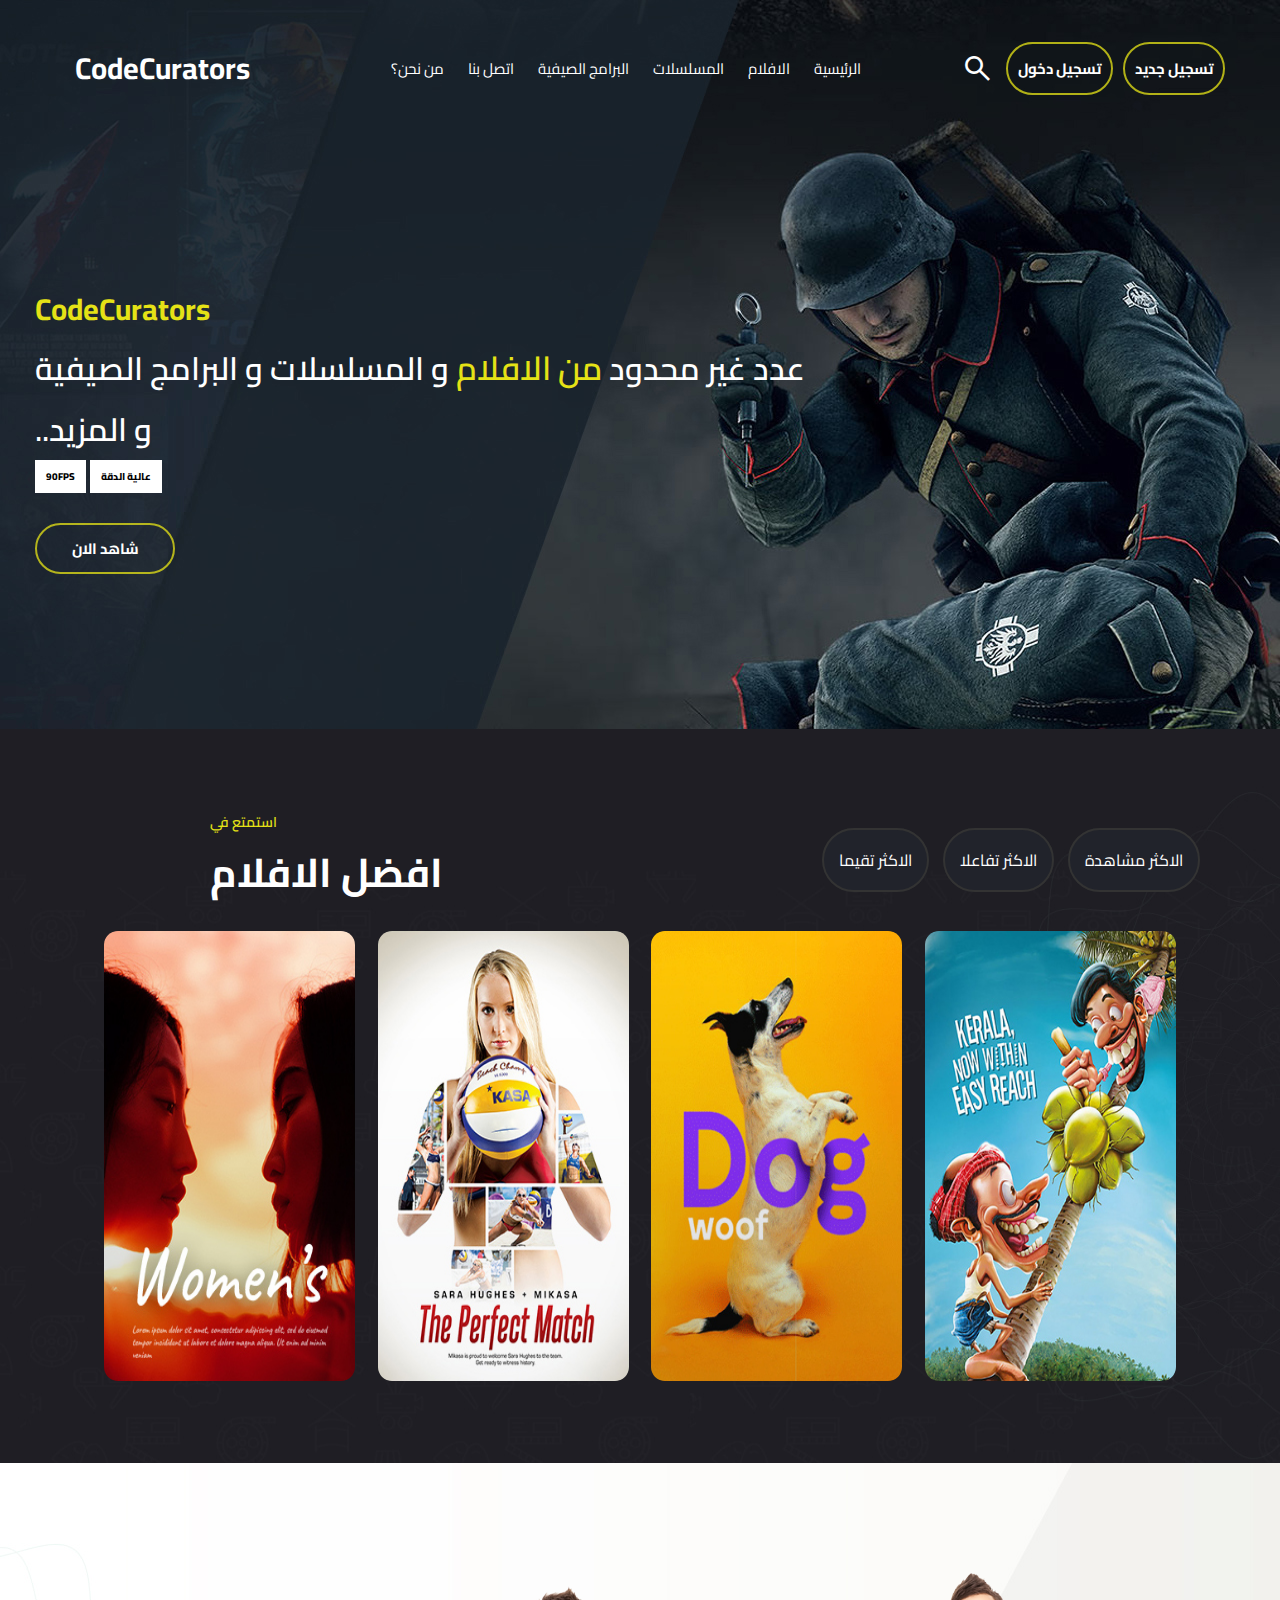
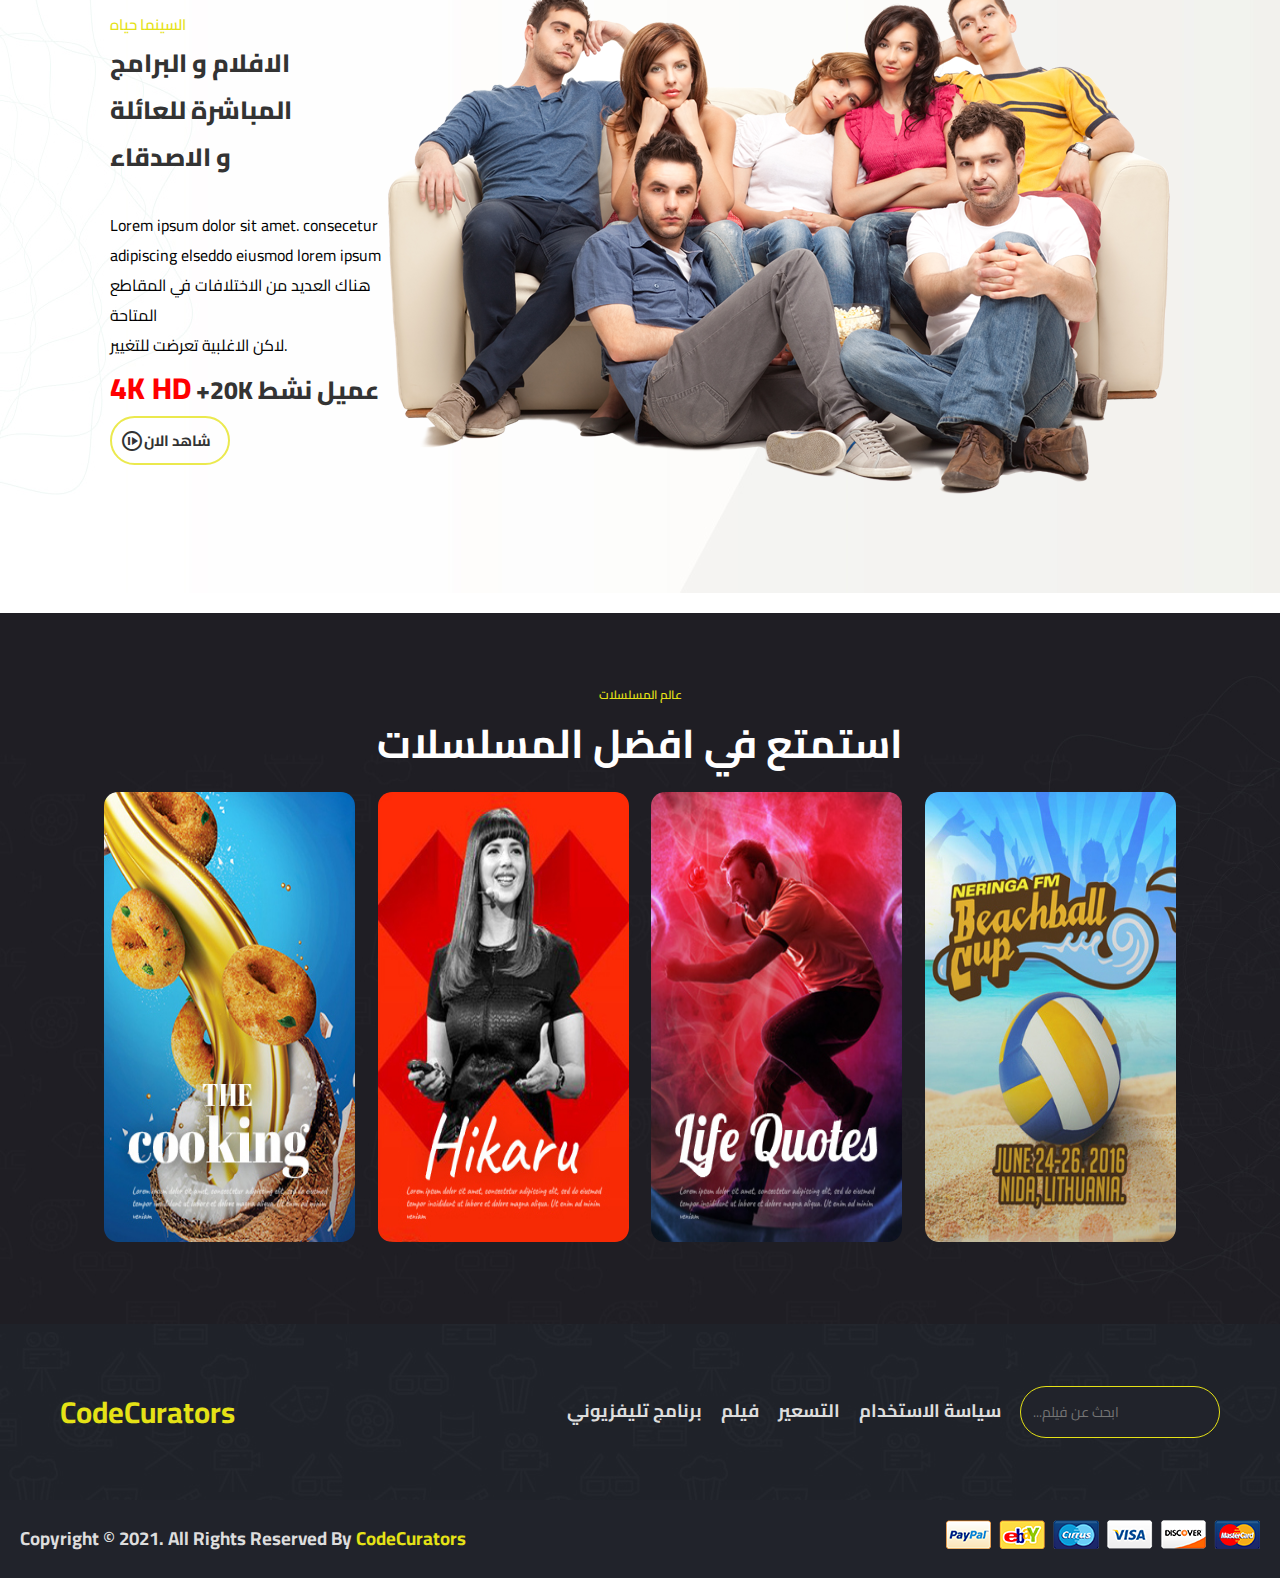
<file: index.html>
<!DOCTYPE html>
<html lang="en">
<head>
    <meta charset="UTF-8">
    <meta name="viewport" content="width=device-width, initial-scale=1.0">
    <link rel="preconnect" href="https://fonts.googleapis.com">
    <link rel="preconnect" href="https://fonts.gstatic.com" crossorigin>
    <link href="https://fonts.googleapis.com/css2?family=Cairo&display=swap" rel="stylesheet">
    <link rel="stylesheet" href="https://fonts.googleapis.com/css2?family=Material+Symbols+Outlined:opsz,wght,FILL,GRAD@48,400,0,0" />
    
    <link rel="stylesheet" href="style.css">
    <title>CodeCurators</title>
</head>
<body>
   <section id="content">
    <div id="navbar">
        <div id="nav-left">
            <a href="#">CodeCurators</a>
        </div>
        <div id="nav-center">
            <a href="#">الرئيسية</a>
            <a href="#">الافلام</a>
            <a href="#">المسلسلات</a>
            <a href="#">البرامج الصيفية</a>
            <a href="#">اتصل بنا</a>
            <a href="#">من نحن؟</a>
        </div>
        <div id="nav-right">
            <span class="material-symbols-outlined">
                search
            </span>
            <!-- login & register button -->
            <input type="button" value="تسجيل دخول" onclick="window.location.href='login & register/login.html';" id="login">
            <input type="button" value="تسجيل جديد" onclick="window.location.href='login & register/register.html';" id="register">
        </div>
    </div>
    <div id="center">
        <h2>CodeCurators</h2>
        <h1>عدد غير محدود <span>من الافلام</span> و المسلسلات و البرامج الصيفية 
             <br>..و المزيد</h1>
        <div id="div-p">
            <p>90FPS</p>
            <p>عالية الدقة</p>
        </div>
        <br>
        <button>شاهد الان</button>
    </div>
   </section>
    <!--  movies section -->
   <section id="main-poster">
    <div id="title">
        <div id="title-left">
            <p>استمتع في</p>
            <h1>افضل الافلام</h1>
        </div>
        <div id="title-right">
            <a href="#">الاكثر مشاهدة</a>
            <a href="#">الاكثر تفاعلا</a>
            <a href="#">الاكثر تقيما</a>
        </div>
    </div>
    <div id="card">
        <div id="poster">
            <img src="img/pster/ucm_poster01.jpg" alt="">
        </div>
        <div id="datalist">
            <h1>LIFE QUOTEL</h1>
            <p>the even of the film are <br>
                in the middle of America, <br>
                and this neighborhoob is</p>
            <div id="div-star">
                <input type="radio" id="star5">
                <label onclick="document.getElementById('text').innerHTML=('ممتاز')" for="star5"></label>
                <input type="radio" id="star4">
                <label onclick="document.getElementById('text').innerHTML=('جيد جدا')" for="star4"></label>
                <input type="radio" id="star3">
                <label onclick="document.getElementById('text').innerHTML=('جيد')" for="star3"></label>
                <input type="radio" id="star2">
                <label onclick="document.getElementById('text').innerHTML=('معقول')" for="star2"></label>
                <input type="radio" id="star1">
                <label onclick="document.getElementById('text').innerHTML=('سيئ')" for="star1"></label>
                <p id="text"></p>
            </div><br>
            <button>
                <span class="material-symbols-outlined">
                    favorite
                    </span>
                    اضف الى المفضلة
            </button>
        </div>
    </div>
    <div id="card">
        <div id="poster">
            <img src="img/pster/ucm_poster02.jpg" alt="">
        </div>
        <div id="datalist">
            <h1>LIFE QUOTEL</h1>
            <p>the even of the film are <br>
                in the middle of America, <br>
                and this neighborhoob is</p>
            <div id="div-star">
                <input type="radio" id="star5">
                <label onclick="document.getElementById('text').innerHTML=('ممتاز')" for="star5"></label>
                <input type="radio" id="star4">
                <label onclick="document.getElementById('text').innerHTML=('جيد جدا')" for="star4"></label>
                <input type="radio" id="star3">
                <label onclick="document.getElementById('text').innerHTML=('جيد')" for="star3"></label>
                <input type="radio" id="star2">
                <label onclick="document.getElementById('text').innerHTML=('معقول')" for="star2"></label>
                <input type="radio" id="star1">
                <label onclick="document.getElementById('text').innerHTML=('سيئ')" for="star1"></label>
                <p id="text"></p>
            </div><br>
            <button>
                <span class="material-symbols-outlined">
                    favorite
                    </span>
                    اضف الى المفضلة
            </button>
        </div>
    </div>
    <div id="card">
        <div id="poster">
            <img src="img/pster/ucm_poster03.jpg" alt="">
        </div>
        <div id="datalist">
            <h1>LIFE QUOTEL</h1>
            <p>the even of the film are <br>
                in the middle of America, <br>
                and this neighborhoob is</p>
            <div id="div-star">
                <input type="radio" id="star5">
                <label onclick="document.getElementById('text').innerHTML=('ممتاز')" for="star5"></label>
                <input type="radio" id="star4">
                <label onclick="document.getElementById('text').innerHTML=('جيد جدا')" for="star4"></label>
                <input type="radio" id="star3">
                <label onclick="document.getElementById('text').innerHTML=('جيد')" for="star3"></label>
                <input type="radio" id="star2">
                <label onclick="document.getElementById('text').innerHTML=('معقول')" for="star2"></label>
                <input type="radio" id="star1">
                <label onclick="document.getElementById('text').innerHTML=('سيئ')" for="star1"></label>
                <p id="text"></p>
            </div><br>
            <button>
                <span class="material-symbols-outlined">
                    favorite
                    </span>
                    اضف الى المفضلة
            </button>
        </div>
    </div>
    <div id="card">
        <div id="poster">
            <img src="img/pster/ucm_poster04.jpg" alt="">
        </div>
        <div id="datalist">
            <h1>LIFE QUOTEL</h1>
            <p>the even of the film are <br>
                in the middle of America, <br>
                and this neighborhoob is</p>
            <div id="div-star">
                <input type="radio" id="star5">
                <label onclick="document.getElementById('text').innerHTML=('ممتاز')" for="star5"></label>
                <input type="radio" id="star4">
                <label onclick="document.getElementById('text').innerHTML=('جيد جدا')" for="star4"></label>
                <input type="radio" id="star3">
                <label onclick="document.getElementById('text').innerHTML=('جيد')" for="star3"></label>
                <input type="radio" id="star2">
                <label onclick="document.getElementById('text').innerHTML=('معقول')" for="star2"></label>
                <input type="radio" id="star1">
                <label onclick="document.getElementById('text').innerHTML=('سيئ')" for="star1"></label>
                <p id="text"></p>
            </div><br>
            <button>
                <span class="material-symbols-outlined">
                    favorite
                    </span>
                    اضف الى المفضلة
            </button>
        </div>
    </div>
   </section>

   <section id="live">
    <dev id="live-left">
        <p id="p1">السينما حياه</p>
        <h1>الافلام و البرامج المباشرة للعائلة 
            <br>و الاصدقاء</h1>
            <br>
            <p id="">Lorem ipsum dolor sit amet. consecetur adipiscing elseddo eiusmod lorem ipsum <br>
                هناك العديد من الاختلافات في المقاطع المتاحة <br>لاكن الاغلبية تعرضت للتغيير.
            </p>
            <h1><span>4K HD</span> +20K عميل نشط</h1>
            <button>
                <span class="material-symbols-outlined">
                    not_started
                    </span>
                    شاهد الان
            </button>
    </dev>
    <dev id="live-right">
        <img src="img/live_img.png" alt="">
    </dev>
   </section>
   <!--  End session -->
   <section id="main-poster">
    <div id="title2">
        <div id="div-h1-p">
            <p>عالم المسلسلات</p>
            <h1>استمتع في افضل المسلسلات</h1>
        </div>
    </div>
    <div id="card">
        <div id="poster">
            <img src="img/pster/ucm_poster05.jpg" alt="">
        </div>
        <div id="datalist">
            <h1>LIFE QUOTEL</h1>
            <p>the even of the film are <br>
                in the middle of America, <br>
                and this neighborhoob is</p>
            <div id="div-star">
                <input type="radio" id="star5">
                <label onclick="document.getElementById('text').innerHTML=('ممتاز')" for="star5"></label>
                <input type="radio" id="star4">
                <label onclick="document.getElementById('text').innerHTML=('جيد جدا')" for="star4"></label>
                <input type="radio" id="star3">
                <label onclick="document.getElementById('text').innerHTML=('جيد')" for="star3"></label>
                <input type="radio" id="star2">
                <label onclick="document.getElementById('text').innerHTML=('معقول')" for="star2"></label>
                <input type="radio" id="star1">
                <label onclick="document.getElementById('text').innerHTML=('سيئ')" for="star1"></label>
                <p id="text"></p>
            </div><br>
            <button>
                <span class="material-symbols-outlined">
                    favorite
                    </span>
                    اضف الى المفضلة
            </button>
        </div>
    </div>
    <div id="card">
        <div id="poster">
            <img src="img/pster/ucm_poster06.jpg" alt="">
        </div>
        <div id="datalist">
            <h1>LIFE QUOTEL</h1>
            <p>the even of the film are <br>
                in the middle of America, <br>
                and this neighborhoob is</p>
            <div id="div-star">
                <input type="radio" id="star5">
                <label onclick="document.getElementById('text').innerHTML=('ممتاز')" for="star5"></label>
                <input type="radio" id="star4">
                <label onclick="document.getElementById('text').innerHTML=('جيد جدا')" for="star4"></label>
                <input type="radio" id="star3">
                <label onclick="document.getElementById('text').innerHTML=('جيد')" for="star3"></label>
                <input type="radio" id="star2">
                <label onclick="document.getElementById('text').innerHTML=('معقول')" for="star2"></label>
                <input type="radio" id="star1">
                <label onclick="document.getElementById('text').innerHTML=('سيئ')" for="star1"></label>
                <p id="text"></p>
            </div><br>
            <button>
                <span class="material-symbols-outlined">
                    favorite
                    </span>
                    اضف الى المفضلة
            </button>
        </div>
    </div>
    <div id="card">
        <div id="poster">
            <img src="img/pster/ucm_poster07.jpg" alt="">
        </div>
        <div id="datalist">
            <h1>LIFE QUOTEL</h1>
            <p>the even of the film are <br>
                in the middle of America, <br>
                and this neighborhoob is</p>
            <div id="div-star">
                <input type="radio" id="star5">
                <label onclick="document.getElementById('text').innerHTML=('ممتاز')" for="star5"></label>
                <input type="radio" id="star4">
                <label onclick="document.getElementById('text').innerHTML=('جيد جدا')" for="star4"></label>
                <input type="radio" id="star3">
                <label onclick="document.getElementById('text').innerHTML=('جيد')" for="star3"></label>
                <input type="radio" id="star2">
                <label onclick="document.getElementById('text').innerHTML=('معقول')" for="star2"></label>
                <input type="radio" id="star1">
                <label onclick="document.getElementById('text').innerHTML=('سيئ')" for="star1"></label>
                <p id="text"></p>
            </div><br>
            <button>
                <span class="material-symbols-outlined">
                    favorite
                    </span>
                    اضف الى المفضلة
            </button>
        </div>
    </div>
    <div id="card">
        <div id="poster">
            <img src="img/pster/ucm_poster08.jpg" alt="">
        </div>
        <div id="datalist">
            <h1>LIFE QUOTEL</h1>
            <p>the even of the film are <br>
                in the middle of America, <br>
                and this neighborhoob is</p>
            <div id="div-star">
                <input type="radio" id="star5">
                <label onclick="document.getElementById('text').innerHTML=('ممتاز')" for="star5"></label>
                <input type="radio" id="star4">
                <label onclick="document.getElementById('text').innerHTML=('جيد جدا')" for="star4"></label>
                <input type="radio" id="star3">
                <label onclick="document.getElementById('text').innerHTML=('جيد')" for="star3"></label>
                <input type="radio" id="star2">
                <label onclick="document.getElementById('text').innerHTML=('معقول')" for="star2"></label>
                <input type="radio" id="star1">
                <label onclick="document.getElementById('text').innerHTML=('سيئ')" for="star1"></label>
                <p id="text"></p>
            </div><br>
            <button>
                <span class="material-symbols-outlined">
                    favorite
                    </span>
                    اضف الى المفضلة
            </button>
        </div>
    </div>
   </section>
   <!--  info session -->
   <section id="info">
    <div id="logo-div">
        <a href="#">CodeCurators</a>
    </div>
    <div id="info-r">
        <a href="#">سياسة الاستخدام</a>
        <a href="#">التسعير</a>
        <a href="#">فيلم</a>
        <a href="#">برنامج تليفزيوني</a>
        <input type="search" placeholder="...ابحث عن فيلم">
    </div>
   </section>

   <!--  the end -->
     <section id="the-end">
        <div id="pl-left">
            <h3>Copyright © 2021. All Rights Reserved By <a href="#">CodeCurators</a></h3>
        </div>
        <div id="p-r">
            <img src="img/card_img.png" alt="">
        </div>
     </section>

</body>
</html>
</file>
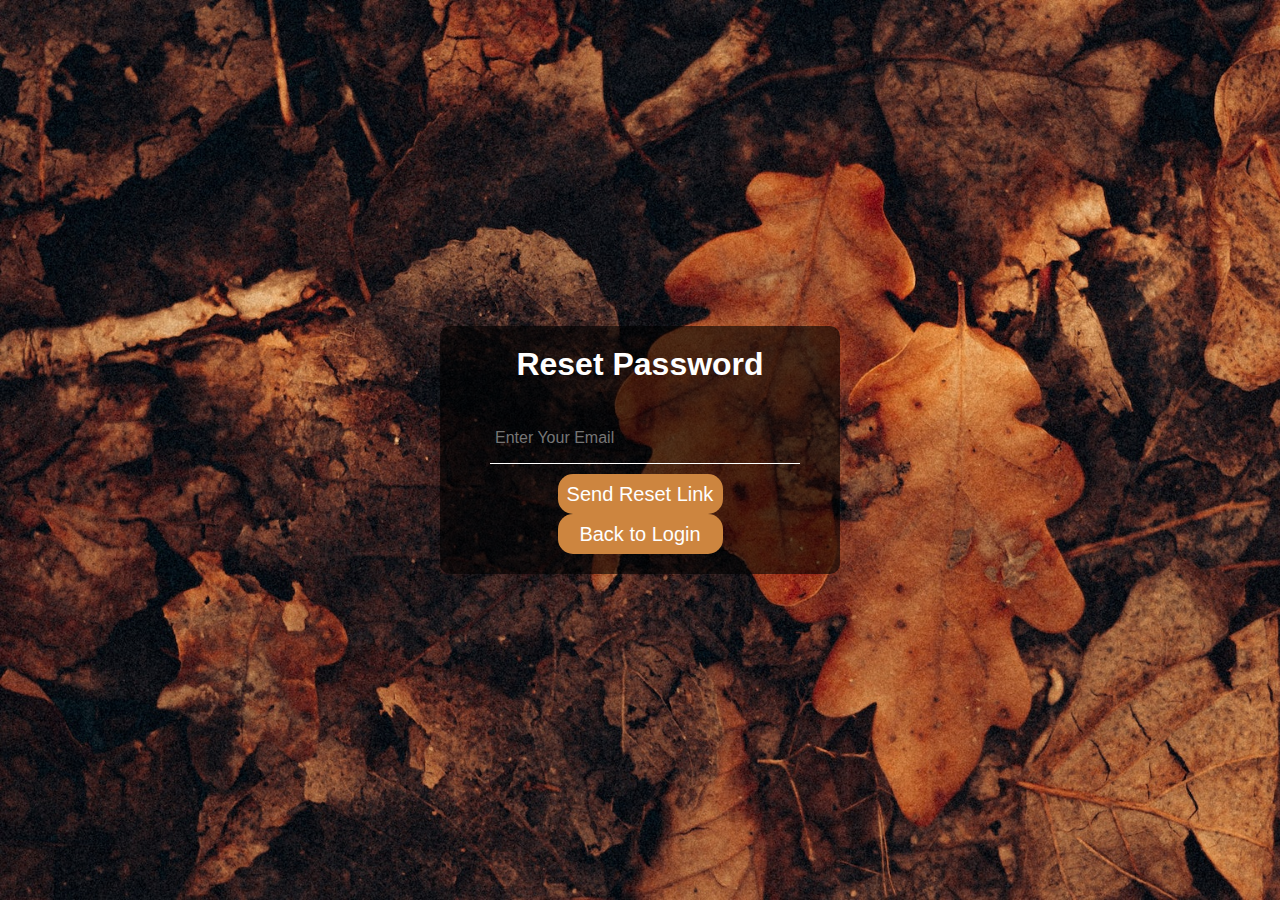
<file: login & register/forget_password.html>
<!DOCTYPE html>
<html>
<head>
    <meta charset='utf-8'>
    <meta http-equiv='X-UA-Compatible' content='IE=edge'>
    <title>Reset Password</title>
    <meta name='viewport' content='width=device-width, initial-scale=1'>
    <link rel='stylesheet' type='text/css' media='screen' href='main.css'>
</head>
<body>
    <div class="login">
        <h1>Reset Password</h1>
        <form>
            <input type="email" placeholder="Enter Your Email" required>
            <input type="submit" value="Send Reset Link">
        </form>
        
        <!-- زر الرجوع إلى صفحة تسجيل الدخول -->
        <input type="button" value="Back to Login" onclick="window.location.href='login.html';">
    </div>
</body>
</html>
</file>
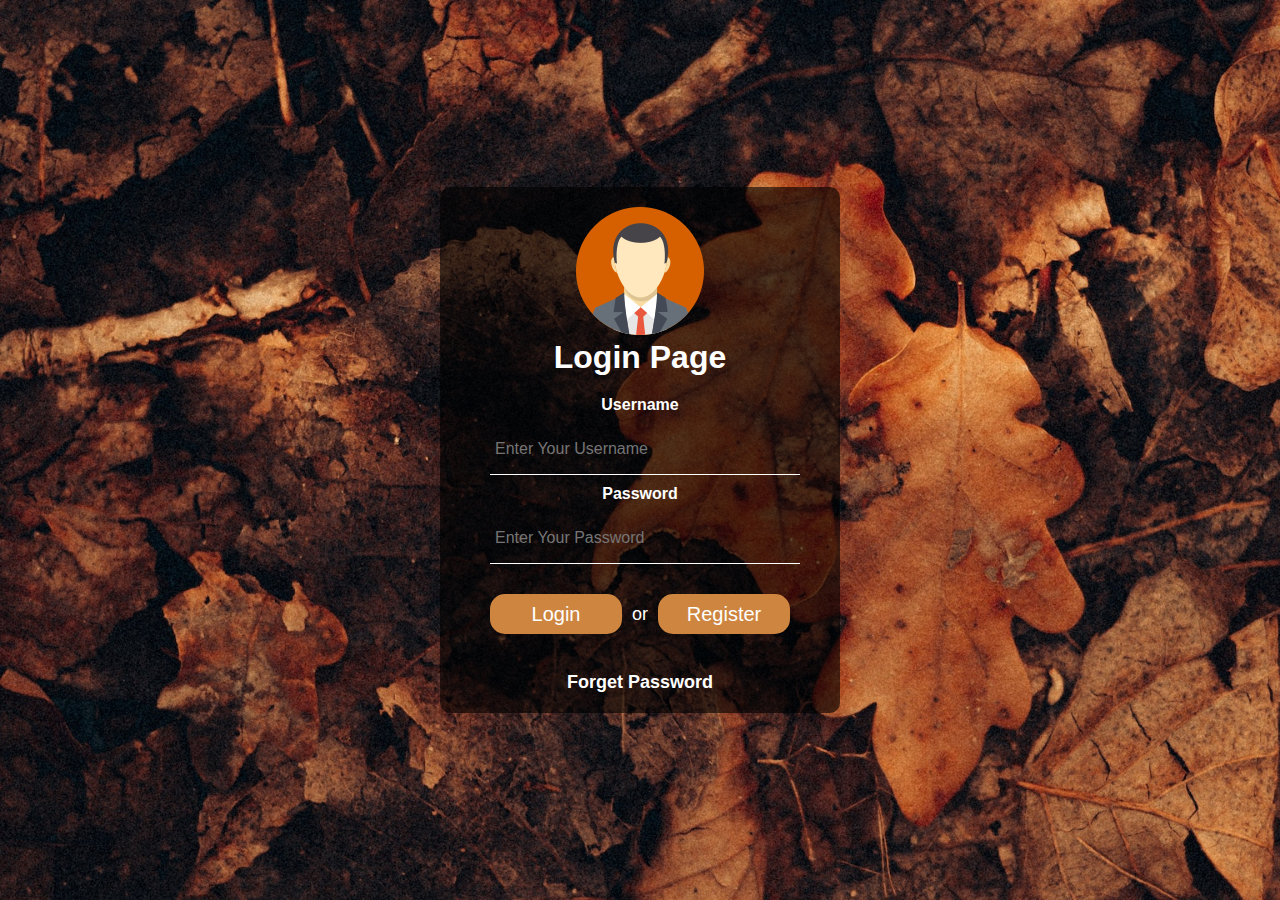
<file: login & register/login.html>
<!DOCTYPE html>
<html>
<head>
    <meta charset='utf-8'>
    <meta http-equiv='X-UA-Compatible' content='IE=edge'>
    <title>Login Page</title>
    <meta name='viewport' content='width=device-width, initial-scale=1'>
    <link rel='stylesheet' type='text/css' media='screen' href='main.css'>
</head>
<body>
    <div class="login">
        <img src="profile_pic.png" alt="">
        <h1>Login Page</h1>
        <form>
            <label>Username</label>
            <input type="text" placeholder="Enter Your Username">
            <label>Password</label>
            <input type="password" placeholder="Enter Your Password">
            <div class="button-container">
                <input type="submit" value="Login">
                <span class="or">or</span>
                <input type="button" value="Register" onclick="window.location.href='register.html';">
            </div>
            <br>
            <a href="forget_password.html">Forget Password</a>
        </form>
    </div>
</body>
</html>
</file>
<file: style.css>
*{
    font-family: 'Cairo', sans-serif;
    margin: 0;
    padding: 0;
    scroll-behavior: smooth;
    box-sizing: border-box;
}
/* header */
#content{
    padding: 5px;
    width: 100%;
    height: 100%;
    background-image: url(img/banner_bg01.jpg);
    background-repeat: no-repeat; /* لعدم تكرار الصورة */
    background-position: top right; /* لجعل الصورة تتمدد من اليين الى اليسار */
}

#navbar{
    padding: 5px; /* مسافة بين الكتابة */
    display: flex; /* لجعلهم في سطر واحد */
    justify-content: space-between; /* لترك مسافة مابين كل ديف و الاخر */
    align-items: center;
}

#navbar #nav-left{
    margin: 20px; /* لابعادها من اليسار 20 بيكسل */
}

#navbar #nav-left a{
    text-decoration: none; /* عشان يشيل الخط الازرق */
    color: #fff;
    font-size: 30px;
    font-weight: 700;
}

#navbar #nav-center a{
    margin-left: 20px;
    text-decoration: none;
    color: #fff;
    font-size: 15px;
}

#navbar #nav-center a:hover{
    color: #e5e216;
}

#navbar #nav-right{
    margin-right: 0px;
    display: flex;
    justify-content: center;
    align-items: center;
}

#navbar #nav-right a{
    text-decoration: none;
    color: #fff;
    font-size: 20px;
}

#navbar #nav-right span{
    margin-right: 12px;
    cursor: pointer; /* لجعل الماوس بوينتر لما يجي على الصورة */
    font-size: 33px;
    color: #fff;
}

#navbar #nav-right #login{
    margin-right: 10px;
}


#navbar #nav-right #login , #navbar #nav-right #register{
    cursor: pointer;
    background: none;
    border: none;
    padding: 10px;
    font-size: 15px;
    color: #fff;
    border-radius: 35px;
    border: solid #e5e216c2 2px;
    font-weight: 700; /* حجم الخط */
    transition: 0.4s;
}
/* لتغيير لونه عندما يكون الماوس على الكلمة */
#navbar #nav-right #login:hover , #navbar #nav-right #register:hover{
    background-color: #e5e216;
    color: #333;
}


/* center */
#center{
    padding: 150px 30px; /* up 250px , left 30px*/
}

#center h2{
    color: #e5e216;
    font-size: 30px;
    font-weight: 700;
}

#center h1{
    font-size: 33px;
    color: #fff;
    font-weight: 600;
}

#center h1 span{
    color: #e5e216;
    font-size: 33px;
    font-weight: 600;
}

#div-p p{
    background: #fff;
    display: inline-block; /* يجليه عنصر واحد في صف واحد بشكل منظم */
    padding: 7px 11px; /* up-down 7px , right-left 11px */
    font-weight: 800;
    font-size: 10px;
}

#center button{
    cursor: pointer;
    background: none;
    border: none;
    padding: 9px;
    font-size: 15px;
    width: 140px;
    color: #fff;
    border-radius: 35px;
    border: solid #e5e216c2 2px;
    font-weight: 700; /* حجم الخط */
    transition: 0.4s;
}

#center button:hover{
    background-color: #e5e216;
    color: #333;
}

#main-poster{
    padding: 70px; /* من جميع الاتجاهات 70 بيكسل  */
    width: 100%;
    height: 100%;
    display: flex;
    justify-content: center;
    align-items: center;
    flex-wrap: wrap;
    background-image: url(img/pg/services_bg.jpg);
    background-position: right top;
    background-repeat: no-repeat;
}

#title{
    width: 100%;
    height: 100%;
    padding: 10px;
    margin-left: 130px;
    display: flex;
    justify-content: space-between;
    align-items: center;
}

#title #title-left p{
    font-size: 14px;
    font-weight: 600;
    color: #e5e216;
}

#title #title-left h1{
    font-size: 40px;
    color: #fff;
}

#title #title-right a{
    text-decoration: none;
    color: #fff;
    margin-left: 10px;
    background-color: #21232b;
    padding: 15px;
    border-radius: 50px;
    border: solid  #333 2px;
    transition: 0.05s;
}

#title #title-right a:focus{
    border: solid #e5e216 2px;
}

#card{
    margin-top: 20px;
    margin-left: 30px;
    position: relative;
    overflow: hidden;
    width: 300px;
    height: 450px;
    border-radius: 14px;
}

#card #poster{
    position: relative;
    top: 0;
    left: 0;
    width: 100%;
    height: 100%;
}

#poster img{
    position: absolute;
    top: 0;
    left: 0;
    width: 100%;
    height: 100%;
    transition: 0.5s;
    border-radius: 12px;
}

#card #datalist{
    position: absolute;
    bottom: -100%;
    left: 0;
    width: 100%;
    height: auto;
    padding: 1.5em 1.5em 2em; /* 1em = 16px */
    backdrop-filter: blur(16px);
    background-color: #0000009c;
    transition: 0.5s;
}

#card:hover #datalist{
    bottom: 0;
}

#card #datalist h1{
    color: #fff;
    font-size: 26px;
    font-weight: 800;
}

#card #datalist p{
    color: #fff;
}

#card #datalist #div-star{
    display: inline-block;
}

#card #datalist #div-star input{
    display: none;
}

#card #datalist #div-star label{
    float: right; /* لاني بادء من رقم 5 في التقييم */
    cursor: pointer;
    color: #fff;
    transition: 0.3s;
}
/* رسم النجوم */
#card #datalist #div-star label::before{
    content: '\2605';
    font-size: 30px;
}

#card #datalist #div-star input:checked ~ label ,
#card #datalist #div-star label:hover ,
#card #datalist #div-star label:hover ~ label{
    color: #e5e216;
    transition: 0.3s;
}

#card #datalist button{
    display: flex;
    align-items: center;
    cursor: pointer;
    background: none;
    border: none;
    padding: 9px;
    font-size: 11px;
    width: 140px;
    color: #fff;
    border-radius: 35px;
    border: solid #e5e216c2 2px;
    font-weight: 700; /* حجم الخط */
    transition: 0.4s;
}

#card #datalist button:hover{
    background-color: #e5e216;
    color: #333;
}


/* live pic */
#live{
    display: flex;
    justify-content: space-between;
    align-items: center;
    padding: 110px;
    width: 100%;
    height: 100%;
    background-image: url(img/pg/live_bg.jpg);
    background-repeat: no-repeat;
}

#live #live-left #p1{
    color: #e5e216;
    font-size: 15px;
    font-weight: 600;
}

#live #live-left h1{
    font-size: 35px;
    color: #333;
}

#live #live-left h1{
    color: #333;
    font-size: 25px;
    font-weight: 800;
}

#live #live-left h1 span{
    color: red;
    font-size: 30px;
    font-weight: 800;
}

#live #live-left button{
    display: flex;
    align-items: center; /* لاازم تشتغل مع اللي قبلها */
    cursor: pointer;
    background: none;
    border: none;
    padding: 8px;
    font-size: 15px;
    width: 120px;
    color: #333;
    border-radius: 35px;
    border: solid #e5e216c2 2px;
    font-weight: 700; /* حجم الخط */
    transition: 0.4s;
}

#live #live-left button:hover{
    background-color: #e5e216;
    color: #333;
}

/* End session */
#title2{
    width: 100%;
    height: 100%;
    display: flex;
    justify-content: center;
    align-items: center;
}

#title2 #div-h1-p p{
    font-size: 12px;
    font-weight: 600;
    color: #e5e216;
    text-align: center;
}

#title2 #div-h1-p h1{
    font-size: 40px;
    color: #fff;
}

/* info session */
#info{
    display: flex;
    justify-content: space-between;
    align-items: center;
    padding: 60px;
    width: 100%;
    height: 100%;
    background-image: url(img/pg/footer_bg.jpg);
    background-position: top;
    background-repeat: no-repeat;
}

#info #logo-div a{
    text-decoration: none;
    color: #e5e216;
    font-size: 30px;
    font-weight: 700;
}

#info #info-r a{
    text-decoration: none;
    color: #ddd;
    font-size: 18px;
    margin-right: 15px;
    font-weight: 700; /* السمك */
    transition: 0.5s;
}

#info #info-r a:hover{
    color: #e5e216;
}

#info #info-r input{
    padding: 12px;
    border: none;
    background-color: #21232b;
    border-radius: 40px;
    width: 200px;
    border: solid #e5e216 1px;
    color: #ddd;
    font-size: 14px;
}

/* the end */
#the-end{
    display: flex;
    justify-content: space-between;
    align-items: center;
    padding: 20px;
    background-color: #21232b;
}

#the-end h3{
    color: #ddd;
}

#the-end a{
    text-decoration: none;
    color: #e5e216;
}

/* media queries */
/* 1. الهواتف المحمولة - شاشات أقل من 768px */
@media (max-width: 768px) {
    #navbar {
        flex-direction: column;
        text-align: center;
    }

    #nav-center {
        display: flex;
        flex-direction: column;
    }

    #nav-center a {
        margin: 5px 0;
    }

    #nav-right {
        display: flex;
        flex-direction: column;
        align-items: center;
    }

    #nav-right input {
        width: 100%;
        margin: 5px 0;
    }

    #content {
        text-align: center;
        padding: 20px;
    }

    #center h1 {
        font-size: 22px;
    }

    #card {
        flex-direction: column;
        align-items: center;
        text-align: center;
    }

    #poster img {
        width: 100%;
    }

    #datalist {
        width: 100%;
    }
}

/* 2. الأجهزة اللوحية - شاشات بين 768px و 1024px */
@media (min-width: 768px) and (max-width: 1024px) {
    #navbar {
        padding: 10px;
    }

    #nav-center a {
        margin-left: 10px;
        font-size: 16px;
    }

    #nav-right input {
        font-size: 14px;
        padding: 5px;
    }

    #center h1 {
        font-size: 26px;
    }

    #card {
        width: 48%;
        margin: 1%;
    }

    #poster img {
        width: 100%;
    }
}

/* 3. الشاشات الكبيرة - أكبر من 1024px */
@media (min-width: 1024px) {
    #navbar {
        padding: 15px 50px;
    }

    #nav-center a {
        font-size: 18px;
    }

    #center h1 {
        font-size: 32px;
    }

    #card {
        width: 22%;
        margin: 1%;
    }
}
</file>
<file: login & register/main.css>
body {
    background: url(backgound_test.jpg);
    background-size: cover;
    font-family: sans-serif;
    height: 100vh;  
    margin: 0;  
    display: flex;
    justify-content: center;  
    align-items: center;  
}


.login {
    width: 400px;
    padding: 20px 50px;  /* إضافة padding لجعل الصندوق متناسق */
    box-sizing: border-box;
    background: rgba(0, 0, 0, 0.6);
    border-radius: 10px;  /* إضافة حواف دائرية للصندوق */
    text-align: center;  /* محاذاة الكتابة إلى المنتصف */
}


.login h1 {
    margin: 0;
    padding: 0 0 20px;  
    color: #fff;
}


.login label {
    color: #fff;
    font-weight: bold;
}


.login input[type="text"],
.login input[type="email"],
.login input[type="password"] {
    border: none;
    outline: none;
    height: 40px;
    background: transparent;
    border-bottom: 1px solid #fff;
    color: #fff;
    font-size: 16px;
    padding: 5px;  
    width: 100%;
    margin: 10px 0;
}


.button-container {
    display: flex;
    justify-content: space-between;
    align-items: center;
    margin-top: 20px;
}

.login input[type="submit"],
.login input[type="button"] {
    border: none;
    outline: none;
    color: #fff;
    height: 40px;
    font-size: 20px;
    background: peru;
    border-radius: 15px;
    cursor: pointer;
    width: 55%;  
    transition: .5s ease;
}

.login input[type="submit"]:hover,
.login input[type="button"]:hover {
    transform: scale(1.1);  
}


.login a {
    display: block;
    text-decoration: none;
    color: #fff;
    font-weight: bold;
    font-size: 18px;
    margin-top: 20px;
}


.or {
    color: #fff;
    font-size: 18px;
    margin: 0 10px;
}
</file>
